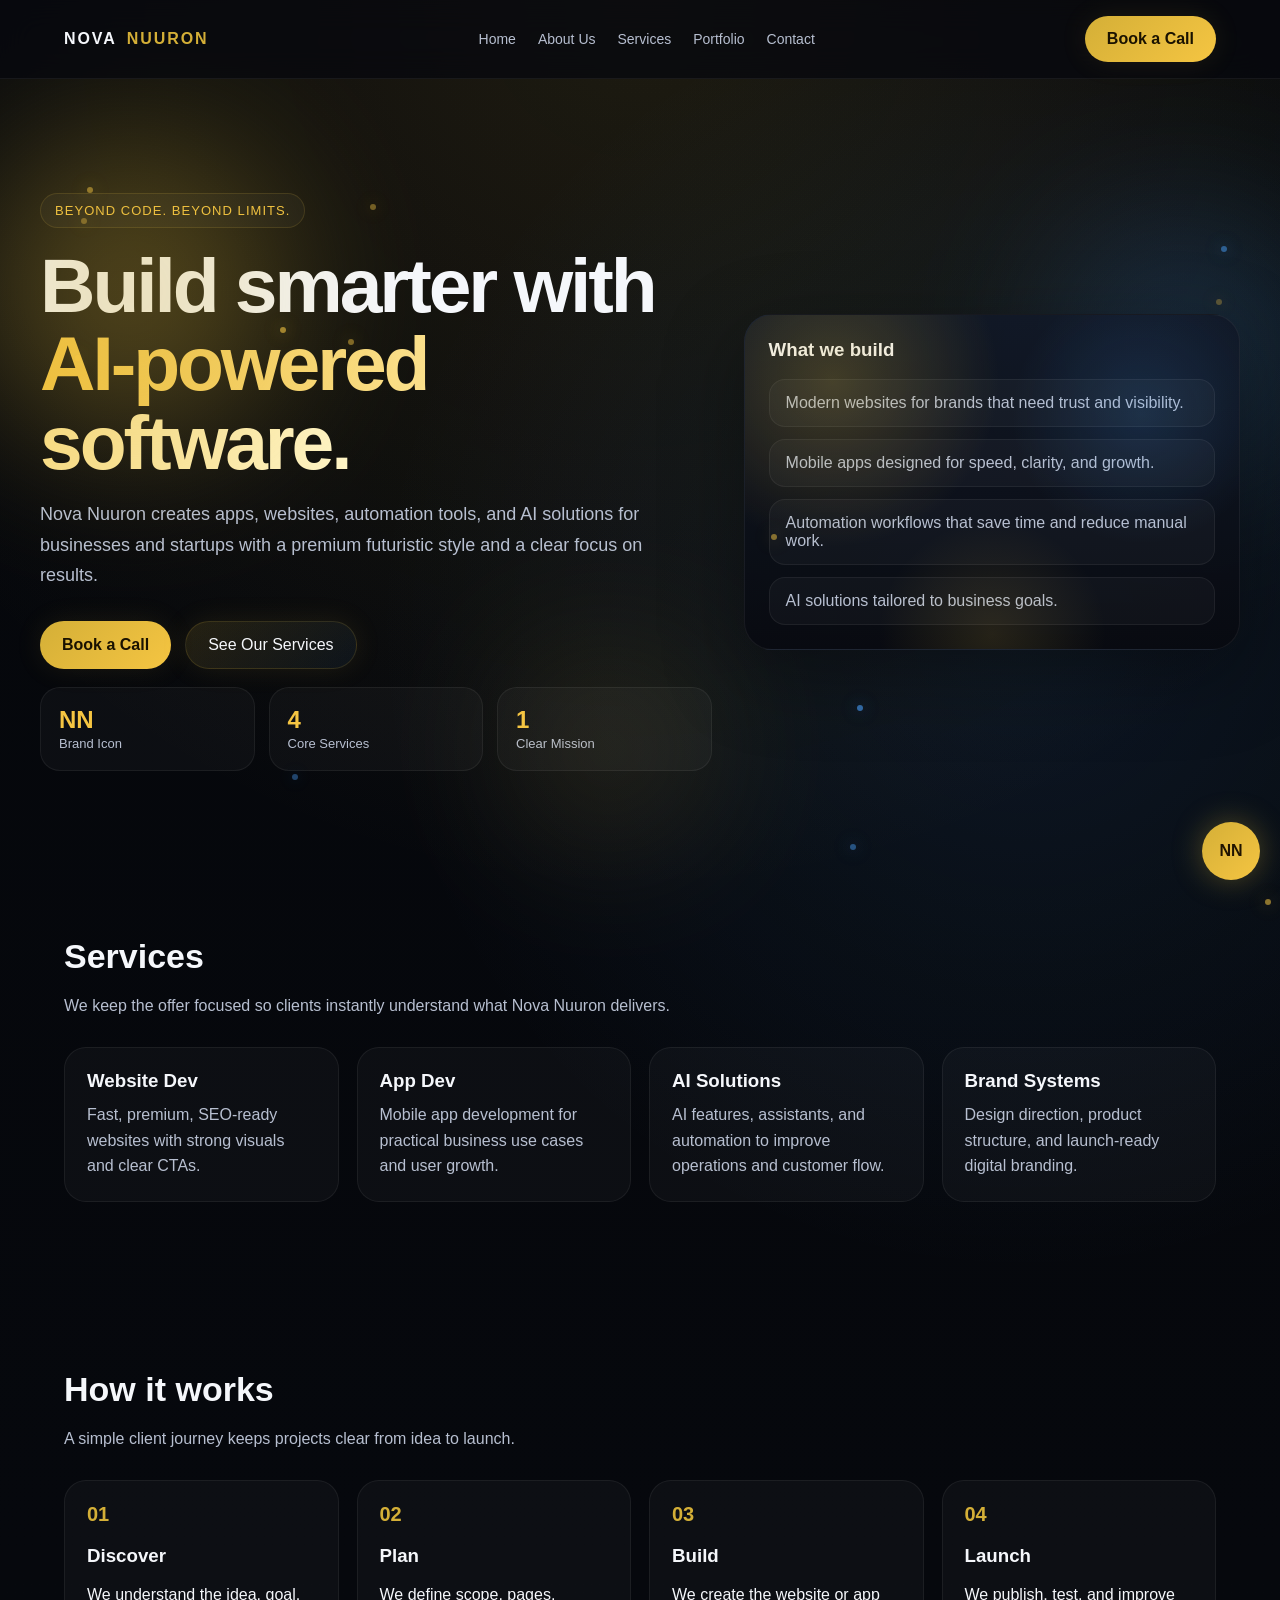
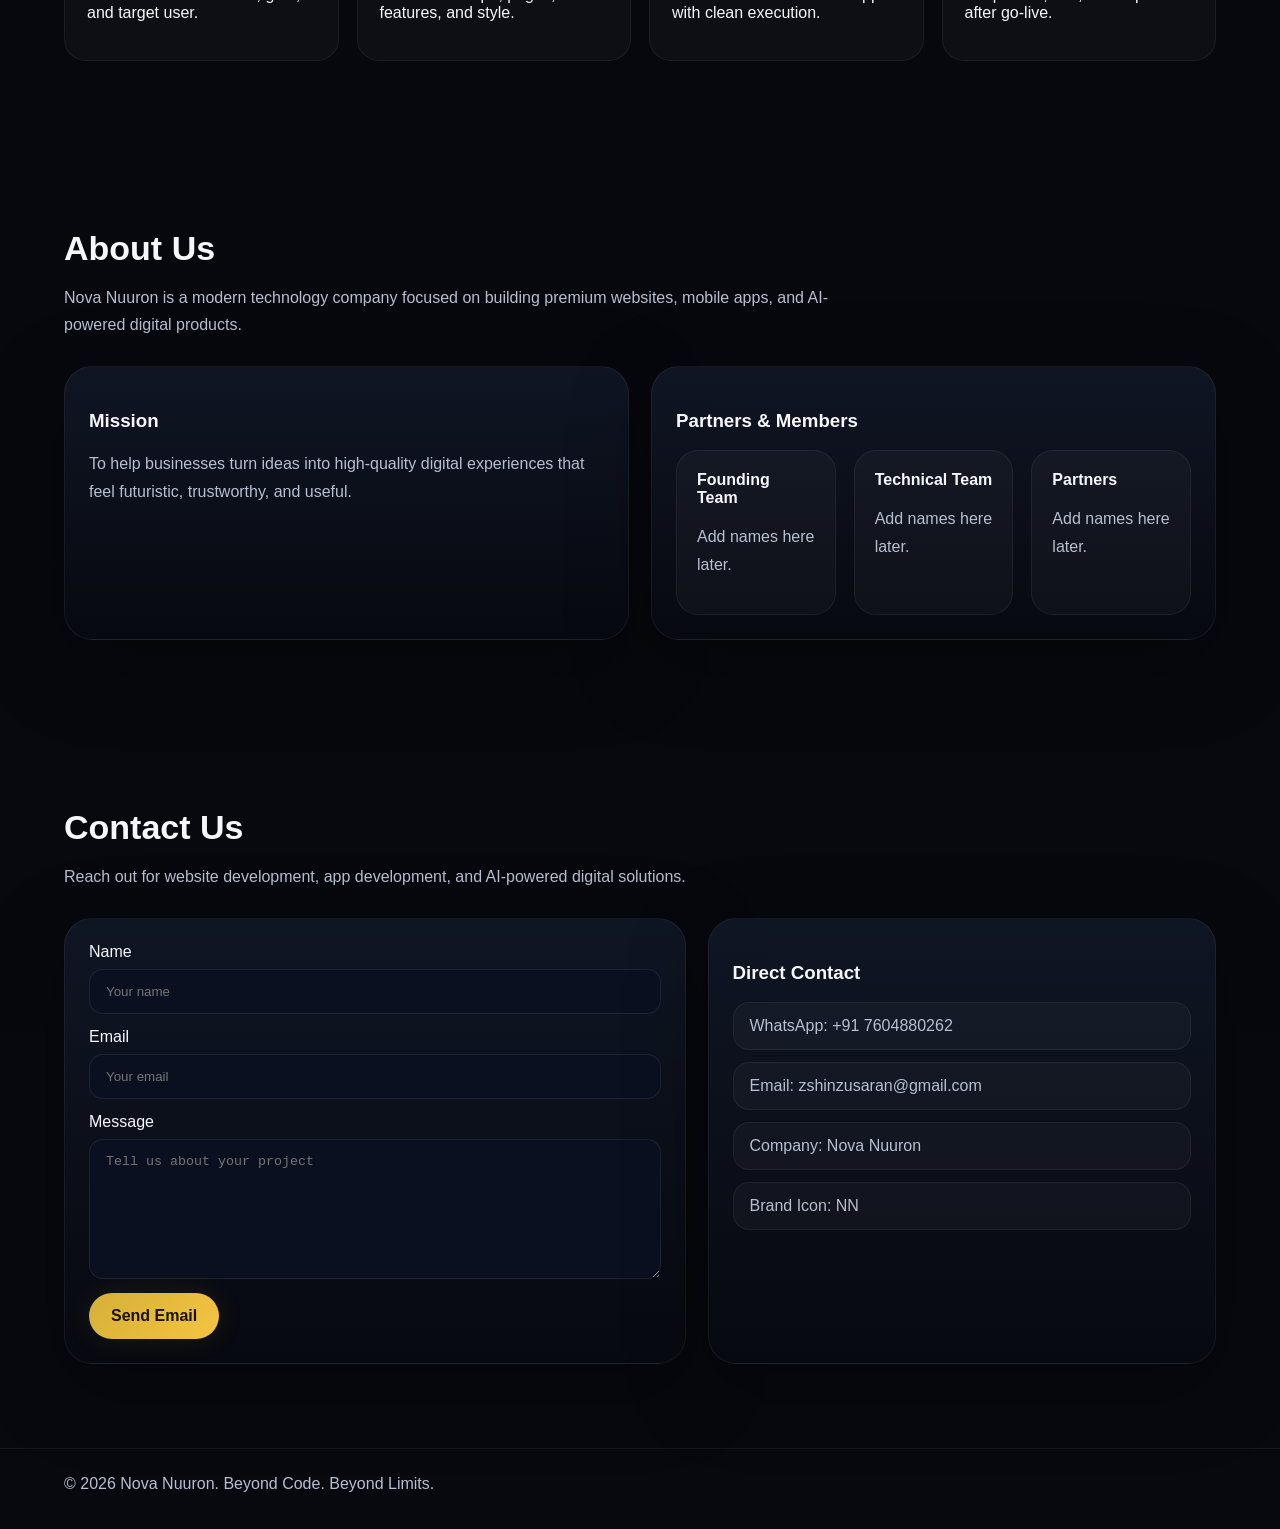
<file: index.html>
<!doctype html>
<html lang="en">
<head>
  <meta name="google-site-verification" content="H-OH4B3mPdGkCFYLchDayKzdX0_QrWJSnF0x-7QkNxE" />
  <meta charset="utf-8" />
  <meta name="viewport" content="width=device-width, initial-scale=1" />
  <title>Nova Nuuron | Beyond Code. Beyond Limits.</title>
  <!-- Google tag (gtag.js) -->
<script async src="https://www.googletagmanager.com/gtag/js?id=G-8RN0P5XRWP"></script>
<script>
  window.dataLayer = window.dataLayer || [];
  function gtag(){dataLayer.push(arguments);}
  gtag('js', new Date());

  gtag('config', 'G-8RN0P5XRWP');
</script>
  <meta name="description" content="Nova Nuuron builds AI-powered apps, websites, and automation tools for businesses and startups." />
  <meta name="robots" content="index, follow" />
  <link rel="stylesheet" href="style.css" />
</head>
<body>
  <div class="nav">
    <div class="wrap navin">
      <div class="logo">NOVA <span>NUURON</span></div>
      <div class="navlinks">
        <a href="index.html">Home</a>
        <a href="about.html">About Us</a>
        <a href="services.html">Services</a>
        <a href="portfolio.html">Portfolio</a>
        <a href="contact.html">Contact</a>
      </div>
      <a class="btn primary" href="contact.html">Book a Call</a>
    </div>
  </div>

  <main class="wrap hero">
    <div class="glow g1"></div><div class="glow g2"></div><div class="glow g3"></div>

    <div class="hero-grid">
      <div>
        <div class="eyebrow">Beyond Code. Beyond Limits.</div>
        <h1>Build smarter with <span class="accent">AI-powered software.</span></h1>
        <p class="sub">Nova Nuuron creates apps, websites, automation tools, and AI solutions for businesses and startups with a premium futuristic style and a clear focus on results.</p>
        <div class="cta">
          <a class="btn primary" href="contact.html">Book a Call</a>
          <a class="btn" href="services.html">See Our Services</a>
        </div>
        <div class="stat">
          <div><b>NN</b><span>Brand Icon</span></div>
          <div><b>4</b><span>Core Services</span></div>
          <div><b>1</b><span>Clear Mission</span></div>
        </div>
      </div>

      <div class="card panel">
        <h3 style="margin-top:0">What we build</h3>
        <div class="list">
          <div>Modern websites for brands that need trust and visibility.</div>
          <div>Mobile apps designed for speed, clarity, and growth.</div>
          <div>Automation workflows that save time and reduce manual work.</div>
          <div>AI solutions tailored to business goals.</div>
        </div>
      </div>
    </div>
  </main>

  <section>
    <div class="wrap">
      <h2 class="sec-title">Services</h2>
      <p class="sec-sub">We keep the offer focused so clients instantly understand what Nova Nuuron delivers.</p>
      <div class="grid4">
        <div class="mini"><h3>Website Dev</h3><p>Fast, premium, SEO-ready websites with strong visuals and clear CTAs.</p></div>
        <div class="mini"><h3>App Dev</h3><p>Mobile app development for practical business use cases and user growth.</p></div>
        <div class="mini"><h3>AI Solutions</h3><p>AI features, assistants, and automation to improve operations and customer flow.</p></div>
        <div class="mini"><h3>Brand Systems</h3><p>Design direction, product structure, and launch-ready digital branding.</p></div>
      </div>
    </div>
  </section>

  <section>
    <div class="wrap">
      <h2 class="sec-title">How it works</h2>
      <p class="sec-sub">A simple client journey keeps projects clear from idea to launch.</p>
      <div class="timeline">
        <div class="step"><div class="n">01</div><h3>Discover</h3><p>We understand the idea, goal, and target user.</p></div>
        <div class="step"><div class="n">02</div><h3>Plan</h3><p>We define scope, pages, features, and style.</p></div>
        <div class="step"><div class="n">03</div><h3>Build</h3><p>We create the website or app with clean execution.</p></div>
        <div class="step"><div class="n">04</div><h3>Launch</h3><p>We publish, test, and improve after go-live.</p></div>
      </div>
    </div>
  </section>

  <section>
    <div class="wrap">
      <h2 class="sec-title">About Us</h2>
      <p class="sec-sub">Nova Nuuron is a modern technology company focused on building premium websites, mobile apps, and AI-powered digital products.</p>
      <div class="two-col">
        <div class="card">
          <h3>Mission</h3>
          <p class="sec-sub">To help businesses turn ideas into high-quality digital experiences that feel futuristic, trustworthy, and useful.</p>
        </div>
        <div class="card">
          <h3>Partners & Members</h3>
          <div class="team">
            <div class="member"><b>Founding Team</b><p class="sec-sub">Add names here later.</p></div>
            <div class="member"><b>Technical Team</b><p class="sec-sub">Add names here later.</p></div>
            <div class="member"><b>Partners</b><p class="sec-sub">Add names here later.</p></div>
          </div>
        </div>
      </div>
    </div>
  </section>

  <section>
    <div class="wrap">
      <h2 class="sec-title">Contact Us</h2>
      <p class="sec-sub">Reach out for website development, app development, and AI-powered digital solutions.</p>
      <div class="contact">
        <div class="card">
          <div class="field"><label>Name</label><input placeholder="Your name" /></div>
          <div class="field"><label>Email</label><input placeholder="Your email" /></div>
          <div class="field"><label>Message</label><textarea placeholder="Tell us about your project"></textarea></div>
          <a class="btn primary" href="mailto:zshinzusaran@gmail.com">Send Email</a>
        </div>
        <div class="card">
          <h3>Direct Contact</h3>
          <div class="list">
            <div>WhatsApp: +91 7604880262</div>
            <div>Email: zshinzusaran@gmail.com</div>
            <div>Company: Nova Nuuron</div>
            <div>Brand Icon: NN</div>
          </div>
        </div>
      </div>
    </div>
  </section>

  <div class="footer"><div class="wrap">© 2026 Nova Nuuron. Beyond Code. Beyond Limits.</div></div>
  <a class="float" href="contact.html">NN</a>
  <script src="script.js"></script>
</body>
</html>
</file>
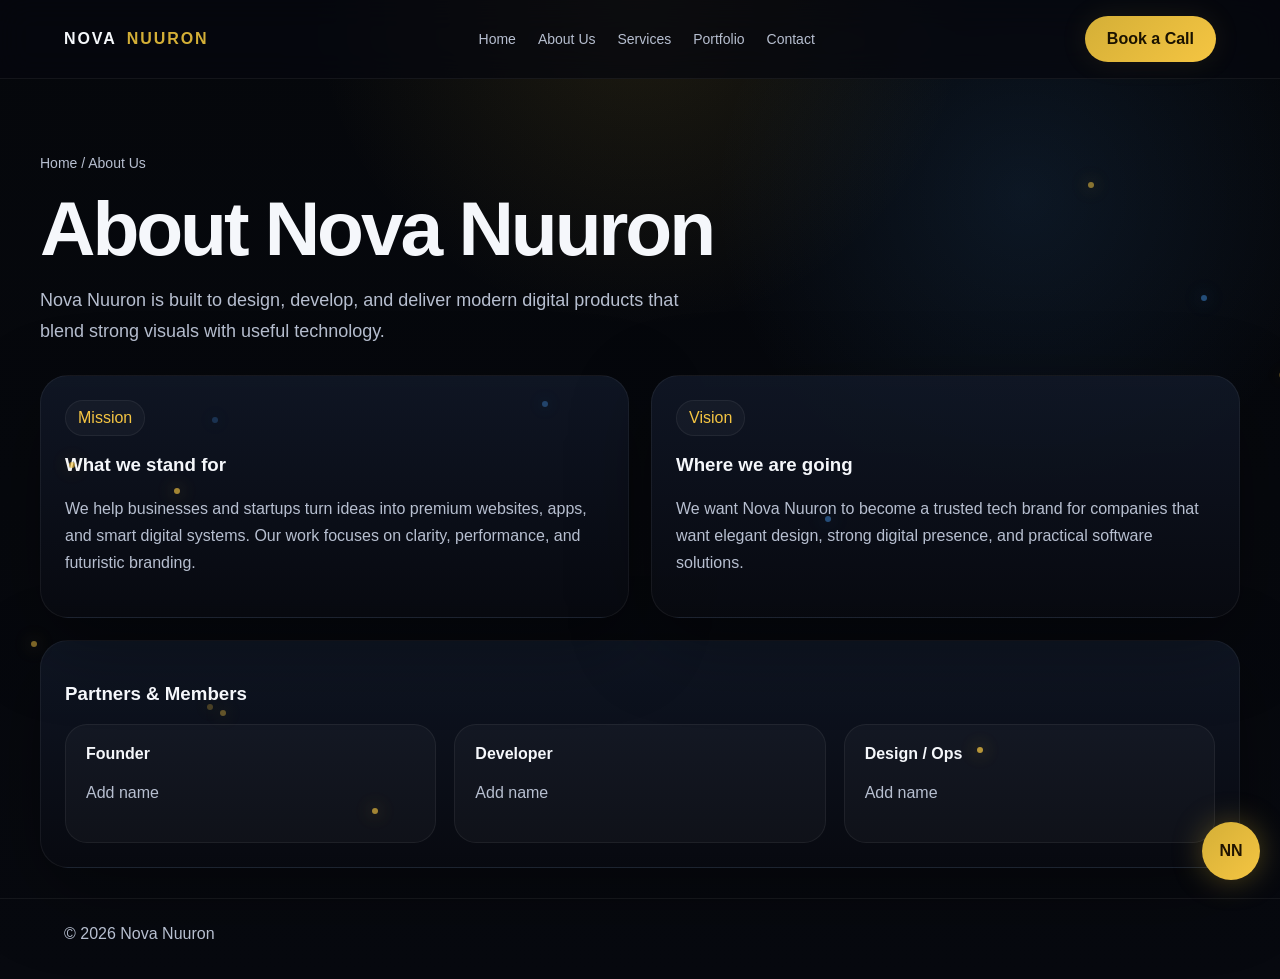
<file: about.html>
<!doctype html>
<html lang="en">
<head>
  <meta charset="utf-8" />
  <meta name="viewport" content="width=device-width, initial-scale=1" />
  <title>About Us | Nova Nuuron</title>
  <meta name="description" content="Learn more about Nova Nuuron, our mission, partners, and team." />
  <link rel="stylesheet" href="style.css" />
</head>
<body>
  <div class="nav">
    <div class="wrap navin">
      <div class="logo">NOVA <span>NUURON</span></div>
      <div class="navlinks">
        <a href="index.html">Home</a>
        <a href="about.html">About Us</a>
        <a href="services.html">Services</a>
        <a href="portfolio.html">Portfolio</a>
        <a href="contact.html">Contact</a>
      </div>
      <a class="btn primary" href="contact.html">Book a Call</a>
    </div>
  </div>

  <main class="wrap page-hero">
    <div class="breadcrumb">Home / About Us</div>
    <h1>About Nova Nuuron</h1>
    <p class="sub">Nova Nuuron is built to design, develop, and deliver modern digital products that blend strong visuals with useful technology.</p>

    <div class="content-grid">
      <div class="card">
        <span class="badge">Mission</span>
        <h3>What we stand for</h3>
        <p class="sec-sub">We help businesses and startups turn ideas into premium websites, apps, and smart digital systems. Our work focuses on clarity, performance, and futuristic branding.</p>
      </div>
      <div class="card">
        <span class="badge">Vision</span>
        <h3>Where we are going</h3>
        <p class="sec-sub">We want Nova Nuuron to become a trusted tech brand for companies that want elegant design, strong digital presence, and practical software solutions.</p>
      </div>
    </div>

    <div class="card" style="margin-top:22px">
      <h3>Partners & Members</h3>
      <div class="team">
        <div class="member"><b>Founder</b><p class="sec-sub">Add name</p></div>
        <div class="member"><b>Developer</b><p class="sec-sub">Add name</p></div>
        <div class="member"><b>Design / Ops</b><p class="sec-sub">Add name</p></div>
      </div>
    </div>
  </main>

  <div class="footer"><div class="wrap">© 2026 Nova Nuuron</div></div>
  <a class="float" href="contact.html">NN</a>
  <script src="script.js"></script>
</body>
</html>
</file>
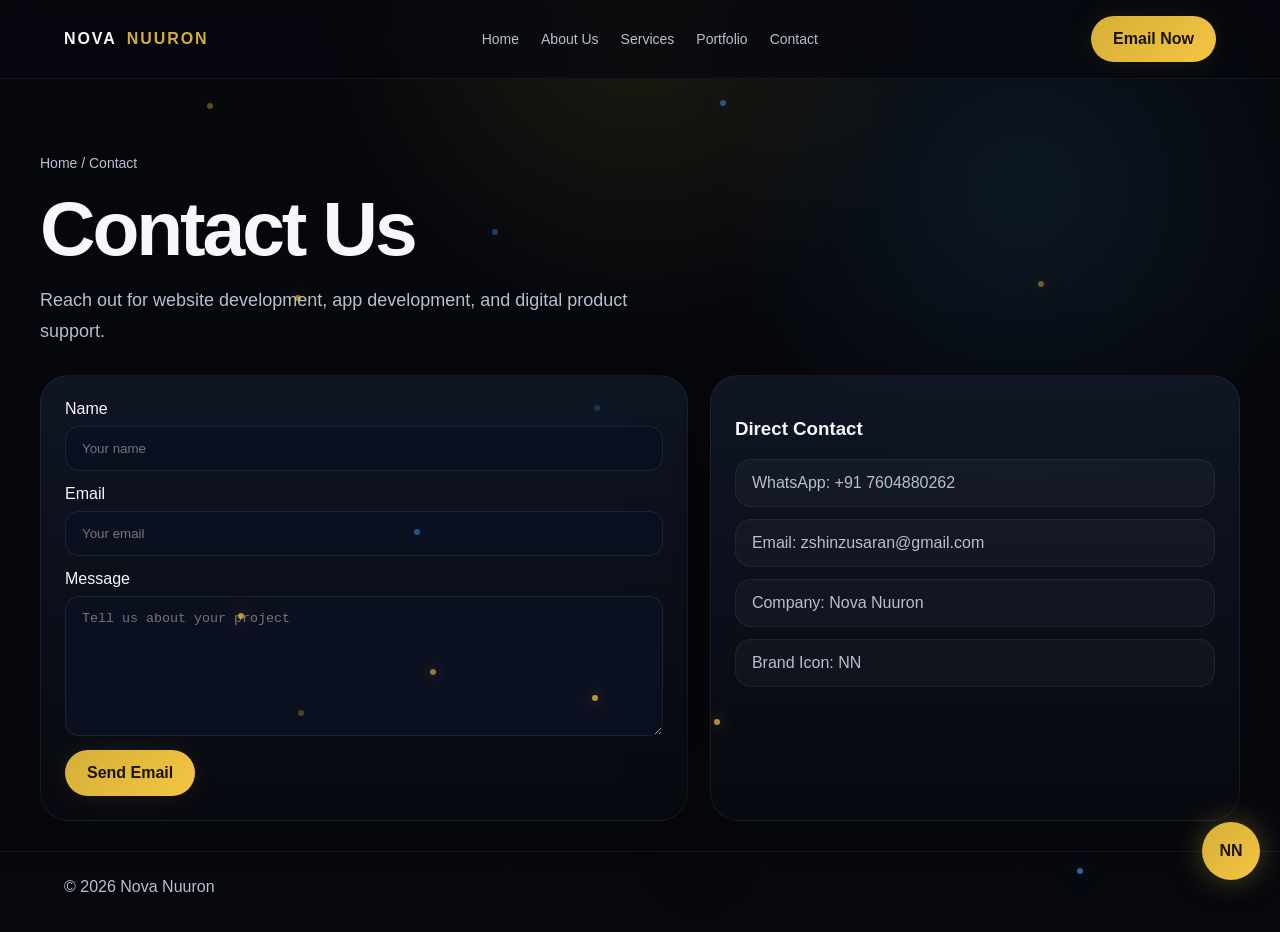
<file: contact.html>
<!doctype html>
<html lang="en">
<head>
  <meta charset="utf-8" />
  <meta name="viewport" content="width=device-width, initial-scale=1" />
  <title>Contact | Nova Nuuron</title>
  <meta name="description" content="Contact Nova Nuuron for website development and app development." />
  <link rel="stylesheet" href="style.css" />
</head>
<body>
  <div class="nav">
    <div class="wrap navin">
      <div class="logo">NOVA <span>NUURON</span></div>
      <div class="navlinks">
        <a href="index.html">Home</a>
        <a href="about.html">About Us</a>
        <a href="services.html">Services</a>
        <a href="portfolio.html">Portfolio</a>
        <a href="contact.html">Contact</a>
      </div>
      <a class="btn primary" href="mailto:zshinzusaran@gmail.com">Email Now</a>
    </div>
  </div>

  <main class="wrap page-hero">
    <div class="breadcrumb">Home / Contact</div>
    <h1>Contact Us</h1>
    <p class="sub">Reach out for website development, app development, and digital product support.</p>

    <div class="contact">
      <div class="card">
        <div class="field"><label>Name</label><input placeholder="Your name" /></div>
        <div class="field"><label>Email</label><input placeholder="Your email" /></div>
        <div class="field"><label>Message</label><textarea placeholder="Tell us about your project"></textarea></div>
        <a class="btn primary" href="mailto:zshinzusaran@gmail.com">Send Email</a>
      </div>
      <div class="card">
        <h3>Direct Contact</h3>
        <div class="list">
          <div>WhatsApp: +91 7604880262</div>
          <div>Email: zshinzusaran@gmail.com</div>
          <div>Company: Nova Nuuron</div>
          <div>Brand Icon: NN</div>
        </div>
      </div>
    </div>
  </main>

  <div class="footer"><div class="wrap">© 2026 Nova Nuuron</div></div>
  <a class="float" href="contact.html">NN</a>
  <script src="script.js"></script>
</body>
</html>
</file>
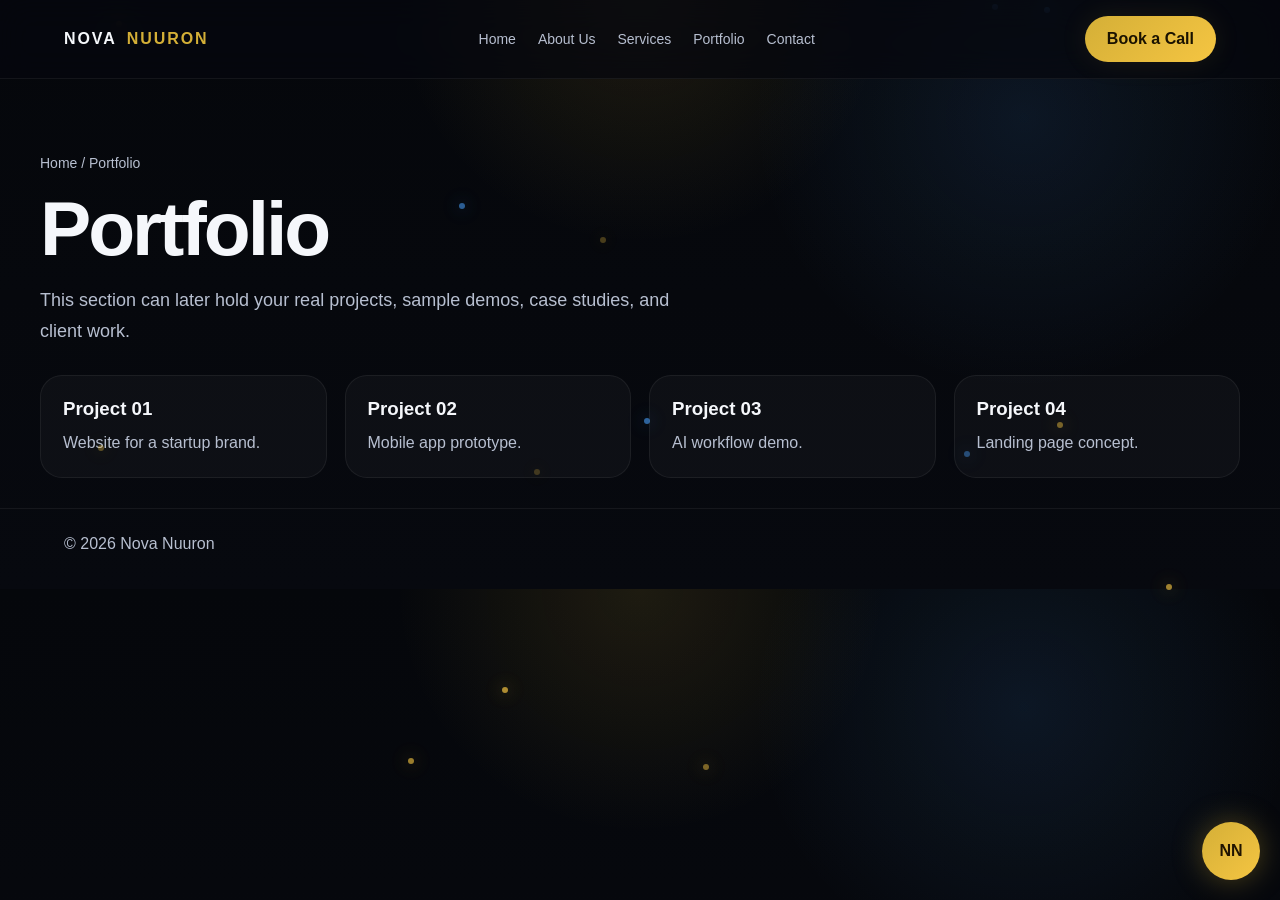
<file: portfolio.html>
<!doctype html>
<html lang="en">
<head>
  <meta charset="utf-8" />
  <meta name="viewport" content="width=device-width, initial-scale=1" />
  <title>Portfolio | Nova Nuuron</title>
  <meta name="description" content="Nova Nuuron portfolio and sample projects." />
  <link rel="stylesheet" href="style.css" />
</head>
<body>
  <div class="nav">
    <div class="wrap navin">
      <div class="logo">NOVA <span>NUURON</span></div>
      <div class="navlinks">
        <a href="index.html">Home</a>
        <a href="about.html">About Us</a>
        <a href="services.html">Services</a>
        <a href="portfolio.html">Portfolio</a>
        <a href="contact.html">Contact</a>
      </div>
      <a class="btn primary" href="contact.html">Book a Call</a>
    </div>
  </div>

  <main class="wrap page-hero">
    <div class="breadcrumb">Home / Portfolio</div>
    <h1>Portfolio</h1>
    <p class="sub">This section can later hold your real projects, sample demos, case studies, and client work.</p>

    <div class="grid4">
      <div class="mini"><h3>Project 01</h3><p>Website for a startup brand.</p></div>
      <div class="mini"><h3>Project 02</h3><p>Mobile app prototype.</p></div>
      <div class="mini"><h3>Project 03</h3><p>AI workflow demo.</p></div>
      <div class="mini"><h3>Project 04</h3><p>Landing page concept.</p></div>
    </div>
  </main>

  <div class="footer"><div class="wrap">© 2026 Nova Nuuron</div></div>
  <a class="float" href="contact.html">NN</a>
  <script src="script.js"></script>
</body>
</html>
</file>
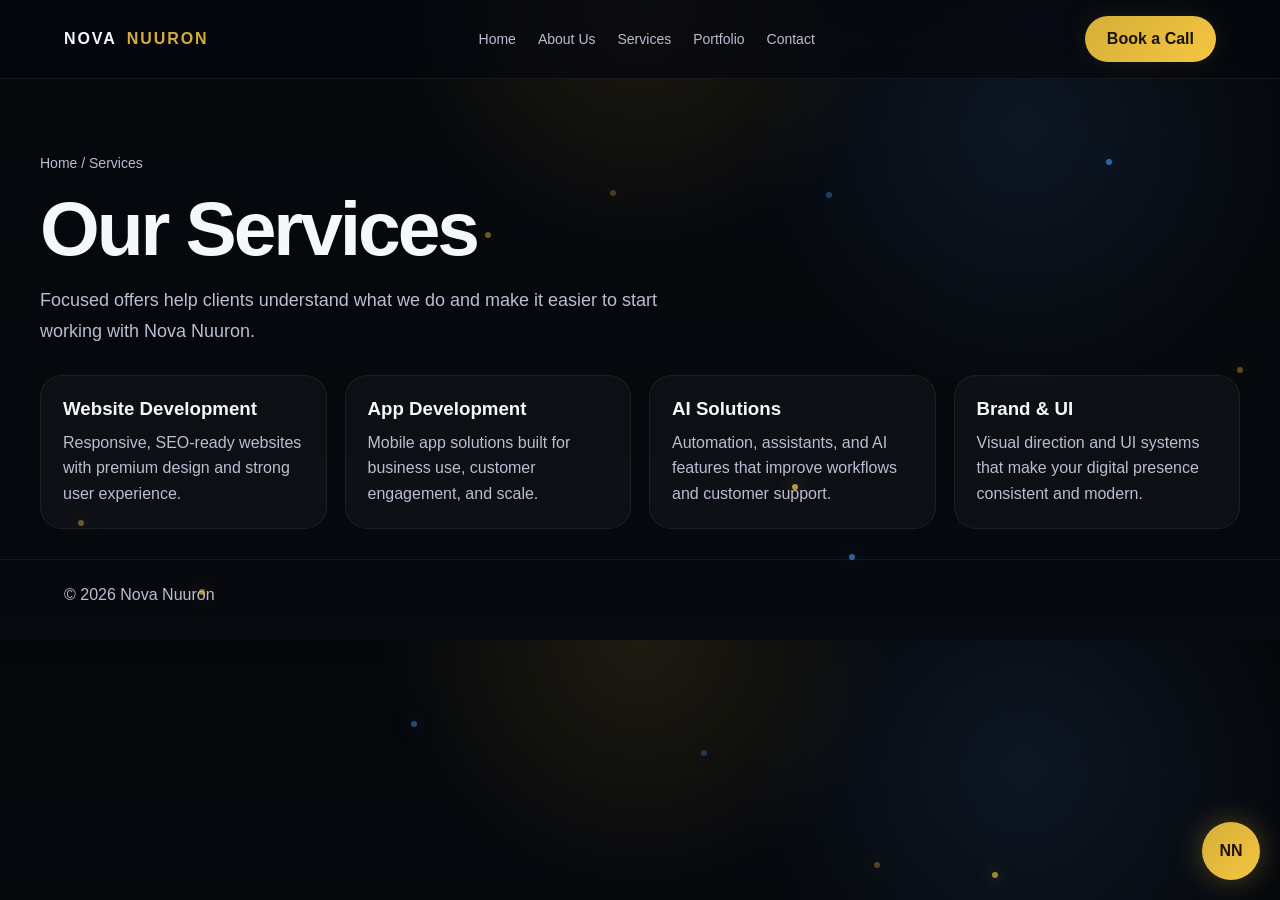
<file: service.html>
<!doctype html>
<html lang="en">
<head>
  <meta charset="utf-8" />
  <meta name="viewport" content="width=device-width, initial-scale=1" />
  <title>Services | Nova Nuuron</title>
  <meta name="description" content="Website development, app development, AI solutions, and branding systems by Nova Nuuron." />
  <link rel="stylesheet" href="style.css" />
</head>
<body>
  <div class="nav">
    <div class="wrap navin">
      <div class="logo">NOVA <span>NUURON</span></div>
      <div class="navlinks">
        <a href="index.html">Home</a>
        <a href="about.html">About Us</a>
        <a href="services.html">Services</a>
        <a href="portfolio.html">Portfolio</a>
        <a href="contact.html">Contact</a>
      </div>
      <a class="btn primary" href="contact.html">Book a Call</a>
    </div>
  </div>

  <main class="wrap page-hero">
    <div class="breadcrumb">Home / Services</div>
    <h1>Our Services</h1>
    <p class="sub">Focused offers help clients understand what we do and make it easier to start working with Nova Nuuron.</p>

    <div class="grid4">
      <div class="mini"><h3>Website Development</h3><p>Responsive, SEO-ready websites with premium design and strong user experience.</p></div>
      <div class="mini"><h3>App Development</h3><p>Mobile app solutions built for business use, customer engagement, and scale.</p></div>
      <div class="mini"><h3>AI Solutions</h3><p>Automation, assistants, and AI features that improve workflows and customer support.</p></div>
      <div class="mini"><h3>Brand & UI</h3><p>Visual direction and UI systems that make your digital presence consistent and modern.</p></div>
    </div>
  </main>

  <div class="footer"><div class="wrap">© 2026 Nova Nuuron</div></div>
  <a class="float" href="contact.html">NN</a>
  <script src="script.js"></script>
</body>
</html>
</file>
<file: style.css>
:root{
  --bg:#07090f;
  --panel:#0d1118;
  --panel2:#111827;
  --gold:#d4af37;
  --yellow:#f5c542;
  --blue:#4aa3ff;
  --text:#f5f7fb;
  --muted:#b7bfd0;
  --border:rgba(212,175,55,.16);
  --shadow:0 24px 80px rgba(0,0,0,.35);
}

*{box-sizing:border-box}
html{scroll-behavior:smooth}
body{
  margin:0;
  font-family:Inter,Arial,sans-serif;
  background:
    radial-gradient(circle at top, rgba(212,175,55,.12), transparent 28%),
    radial-gradient(circle at 80% 20%, rgba(74,163,255,.10), transparent 24%),
    linear-gradient(180deg,#05070b 0%, #07090f 100%);
  color:var(--text);
  overflow-x:hidden;
}

a{color:inherit;text-decoration:none}
img{max-width:100%;display:block}
.wrap{max-width:1200px;margin:0 auto;padding:0 24px}
.nav{
  position:sticky;top:0;z-index:50;
  background:rgba(6,8,14,.72);
  backdrop-filter:blur(16px);
  border-bottom:1px solid rgba(255,255,255,.06);
}
.navin{
  display:flex;align-items:center;justify-content:space-between;
  min-height:78px;gap:18px;
}
.logo{
  display:flex;align-items:center;gap:10px;
  font-weight:900;letter-spacing:.12em;
}
.logo span{color:var(--gold)}
.navlinks{display:flex;gap:22px;color:var(--muted);font-size:14px;flex-wrap:wrap}
.navlinks a:hover{color:var(--yellow)}
.btn{
  display:inline-flex;align-items:center;justify-content:center;
  padding:14px 22px;border-radius:999px;border:1px solid var(--border);
  background:linear-gradient(135deg,rgba(212,175,55,.14),rgba(74,163,255,.06));
  box-shadow:0 0 28px rgba(212,175,55,.10);
  transition:.25s ease;
}
.btn:hover{transform:translateY(-2px);border-color:rgba(245,197,66,.28)}
.btn.primary{
  background:linear-gradient(135deg,var(--gold),var(--yellow));
  color:#1a1200;font-weight:800;border:none;
}
.hero{
  position:relative;
  min-height:86vh;
  display:flex;align-items:center;
  padding:86px 0 54px;
}
.glow{
  position:absolute;border-radius:50%;filter:blur(80px);opacity:.35;pointer-events:none;
}
.g1{width:300px;height:300px;background:var(--gold);top:8%;left:-5%}
.g2{width:260px;height:260px;background:var(--blue);top:18%;right:-6%;opacity:.18}
.g3{width:180px;height:180px;background:var(--yellow);bottom:2%;left:40%;opacity:.14}
.hero-grid{
  display:grid;grid-template-columns:1.15fr .85fr;gap:32px;align-items:center;
}
.eyebrow{
  display:inline-flex;padding:9px 14px;border-radius:999px;
  border:1px solid var(--border);background:rgba(255,255,255,.03);
  color:var(--yellow);font-size:13px;letter-spacing:.08em;text-transform:uppercase;
}
h1{
  font-size:clamp(42px,6vw,78px);line-height:1.02;margin:18px 0 16px;
  letter-spacing:-.04em;
}
.accent{
  background:linear-gradient(90deg,var(--yellow),#fff5c7);
  -webkit-background-clip:text;background-clip:text;color:transparent;
}
.sub{max-width:650px;color:var(--muted);font-size:18px;line-height:1.7}
.cta{display:flex;gap:14px;flex-wrap:wrap;margin-top:30px}
.card{
  background:linear-gradient(180deg,rgba(17,24,39,.88),rgba(8,10,16,.92));
  border:1px solid rgba(255,255,255,.06);
  border-radius:28px;padding:24px;box-shadow:var(--shadow);
}
.panel{position:relative;overflow:hidden}
.panel:before{
  content:"";position:absolute;inset:-2px;
  background:
    radial-gradient(circle at 18% 20%,rgba(212,175,55,.25),transparent 34%),
    radial-gradient(circle at 80% 30%,rgba(74,163,255,.15),transparent 28%),
    radial-gradient(circle at 50% 95%,rgba(245,197,66,.12),transparent 28%);
  pointer-events:none;
}
.stat{
  display:grid;grid-template-columns:repeat(3,1fr);gap:14px;margin-top:18px;
}
.stat div{
  padding:18px;border-radius:20px;
  background:rgba(255,255,255,.03);
  border:1px solid rgba(255,255,255,.06);
}
.stat b{display:block;font-size:24px;color:var(--yellow)}
.stat span{color:var(--muted);font-size:13px}
section{padding:84px 0}
.sec-title{font-size:34px;margin:0 0 12px}
.sec-sub{color:var(--muted);max-width:820px;line-height:1.7}
.grid4{
  display:grid;grid-template-columns:repeat(4,1fr);gap:18px;margin-top:28px
}
.mini{
  padding:22px;border-radius:22px;
  background:rgba(255,255,255,.03);
  border:1px solid rgba(255,255,255,.06);
  transition:.25s ease;
}
.mini:hover{transform:translateY(-6px);border-color:rgba(245,197,66,.28)}
.mini h3{margin:0 0 10px}
.mini p{margin:0;color:var(--muted);line-height:1.6}
.timeline{
  display:grid;grid-template-columns:repeat(4,1fr);gap:18px;margin-top:28px
}
.step{
  padding:22px;border-radius:22px;
  background:rgba(255,255,255,.03);
  border:1px solid rgba(255,255,255,.06);
}
.step .n{color:var(--gold);font-weight:800;font-size:20px}
.two-col{display:grid;grid-template-columns:1fr 1fr;gap:22px;margin-top:28px}
.list{display:grid;gap:12px;margin-top:16px}
.list div{
  padding:14px 16px;border-radius:16px;
  background:rgba(255,255,255,.03);
  border:1px solid rgba(255,255,255,.06);
  color:var(--muted);
}
.team{display:grid;grid-template-columns:repeat(3,1fr);gap:18px;margin-top:18px}
.member{
  padding:20px;border-radius:22px;
  background:rgba(255,255,255,.03);
  border:1px solid rgba(255,255,255,.06);
}
.contact{display:grid;grid-template-columns:1.1fr .9fr;gap:22px;margin-top:28px}
.field{display:flex;flex-direction:column;gap:8px;margin-bottom:14px}
input,textarea{
  background:#0b1020;border:1px solid rgba(255,255,255,.08);color:var(--text);
  padding:14px 16px;border-radius:14px;outline:none;
}
textarea{min-height:140px;resize:vertical}
.footer{
  padding:26px 0 36px;color:var(--muted);
  border-top:1px solid rgba(255,255,255,.06)
}
.float{
  position:fixed;right:20px;bottom:20px;width:58px;height:58px;border-radius:50%;
  display:grid;place-items:center;
  background:linear-gradient(135deg,var(--gold),var(--yellow));
  color:#201400;font-weight:900;
  box-shadow:0 0 30px rgba(212,175,55,.35);z-index:30;
}
.particle{
  position:absolute;width:6px;height:6px;border-radius:50%;
  background:rgba(245,197,66,.9);
  box-shadow:0 0 18px rgba(245,197,66,.8);
  animation:drift 10s linear infinite;opacity:.85;
}
.particle.b{
  background:rgba(74,163,255,.8);box-shadow:0 0 18px rgba(74,163,255,.7)
}
@keyframes drift{
  0%{transform:translateY(0) translateX(0) scale(1)}
  50%{transform:translateY(-30px) translateX(18px) scale(1.2)}
  100%{transform:translateY(0) translateX(0) scale(1)}
}
.page-hero{padding:76px 0 30px}
.breadcrumb{color:var(--muted);font-size:14px}
.content-grid{display:grid;grid-template-columns:1fr 1fr;gap:22px;margin-top:28px}
.badge{
  display:inline-flex;align-items:center;gap:8px;padding:8px 12px;border-radius:999px;
  background:rgba(255,255,255,.03);border:1px solid rgba(255,255,255,.06);color:var(--yellow)
}
@media(max-width:980px){
  .hero-grid,.grid4,.timeline,.two-col,.team,.contact,.content-grid{grid-template-columns:1fr}
  .navlinks{display:none}
  .stat{grid-template-columns:1fr}
  .hero{min-height:auto;padding-top:60px}
}
</file>
